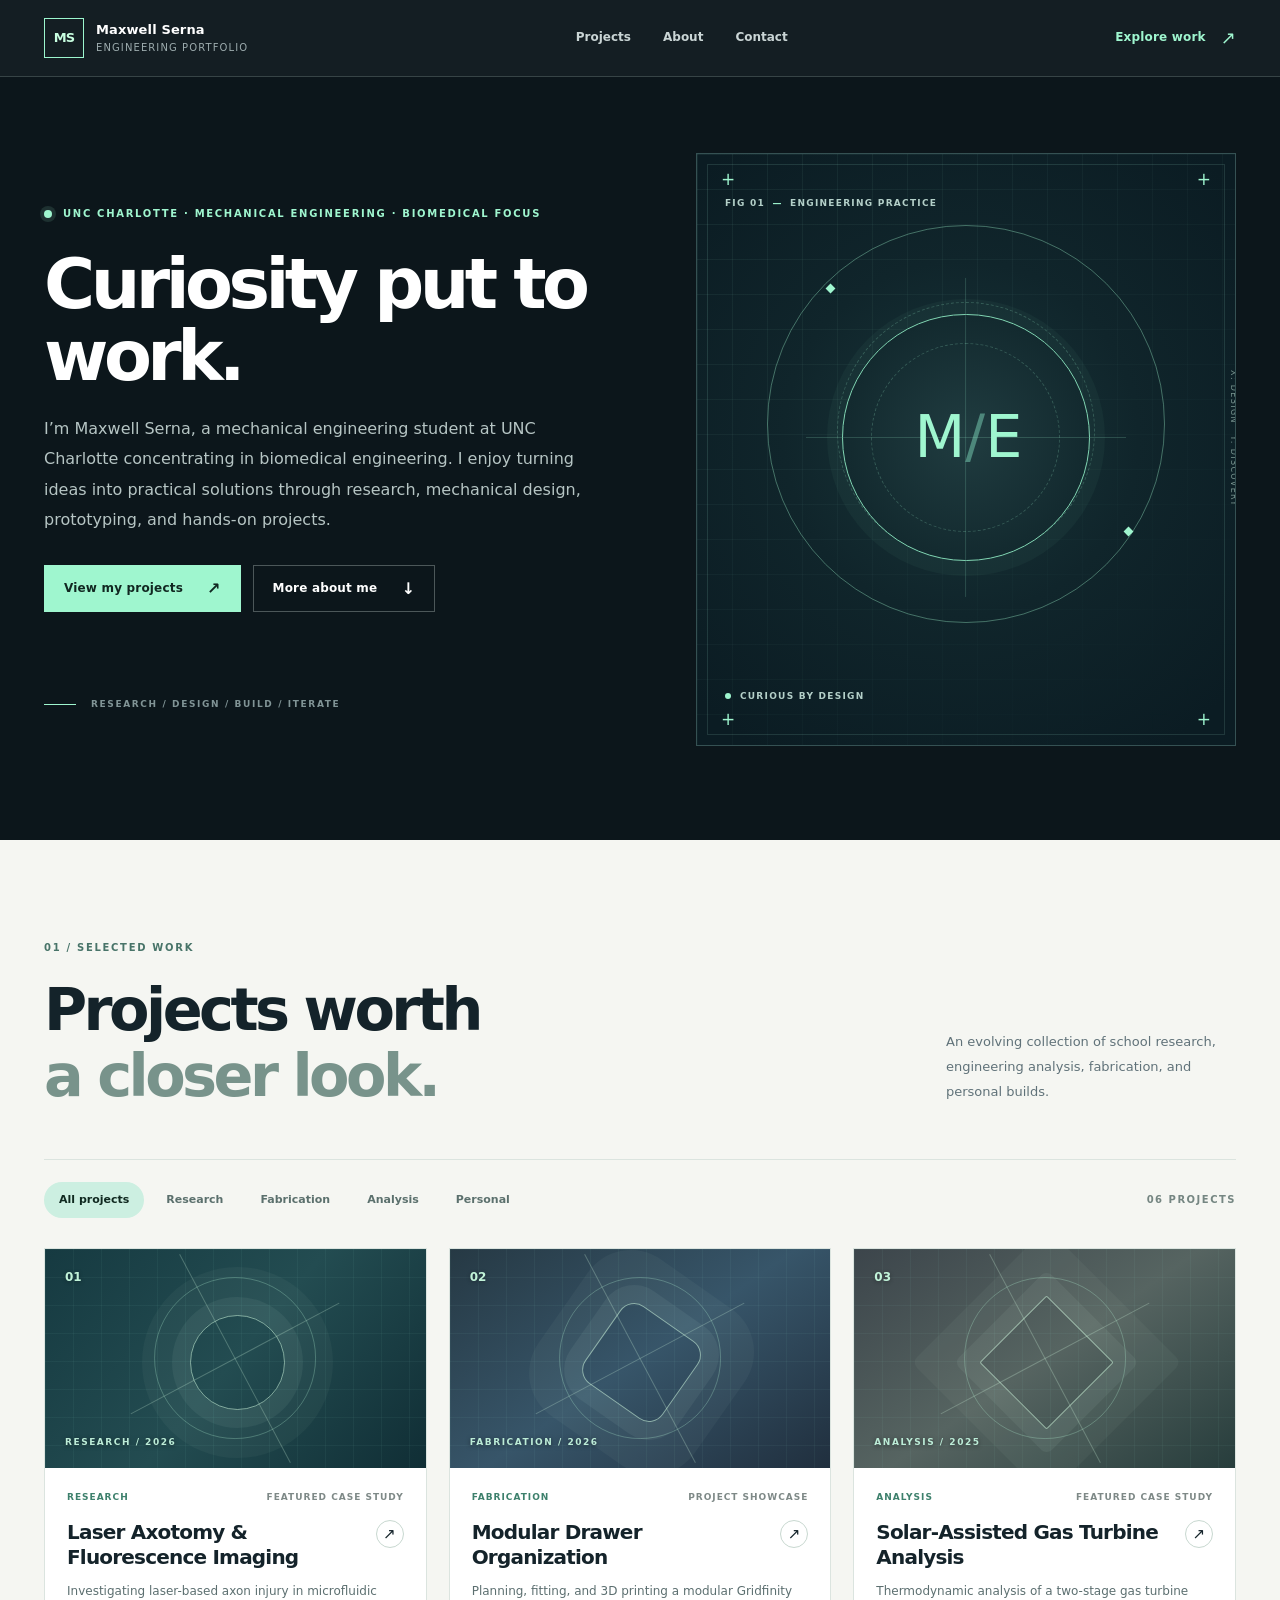
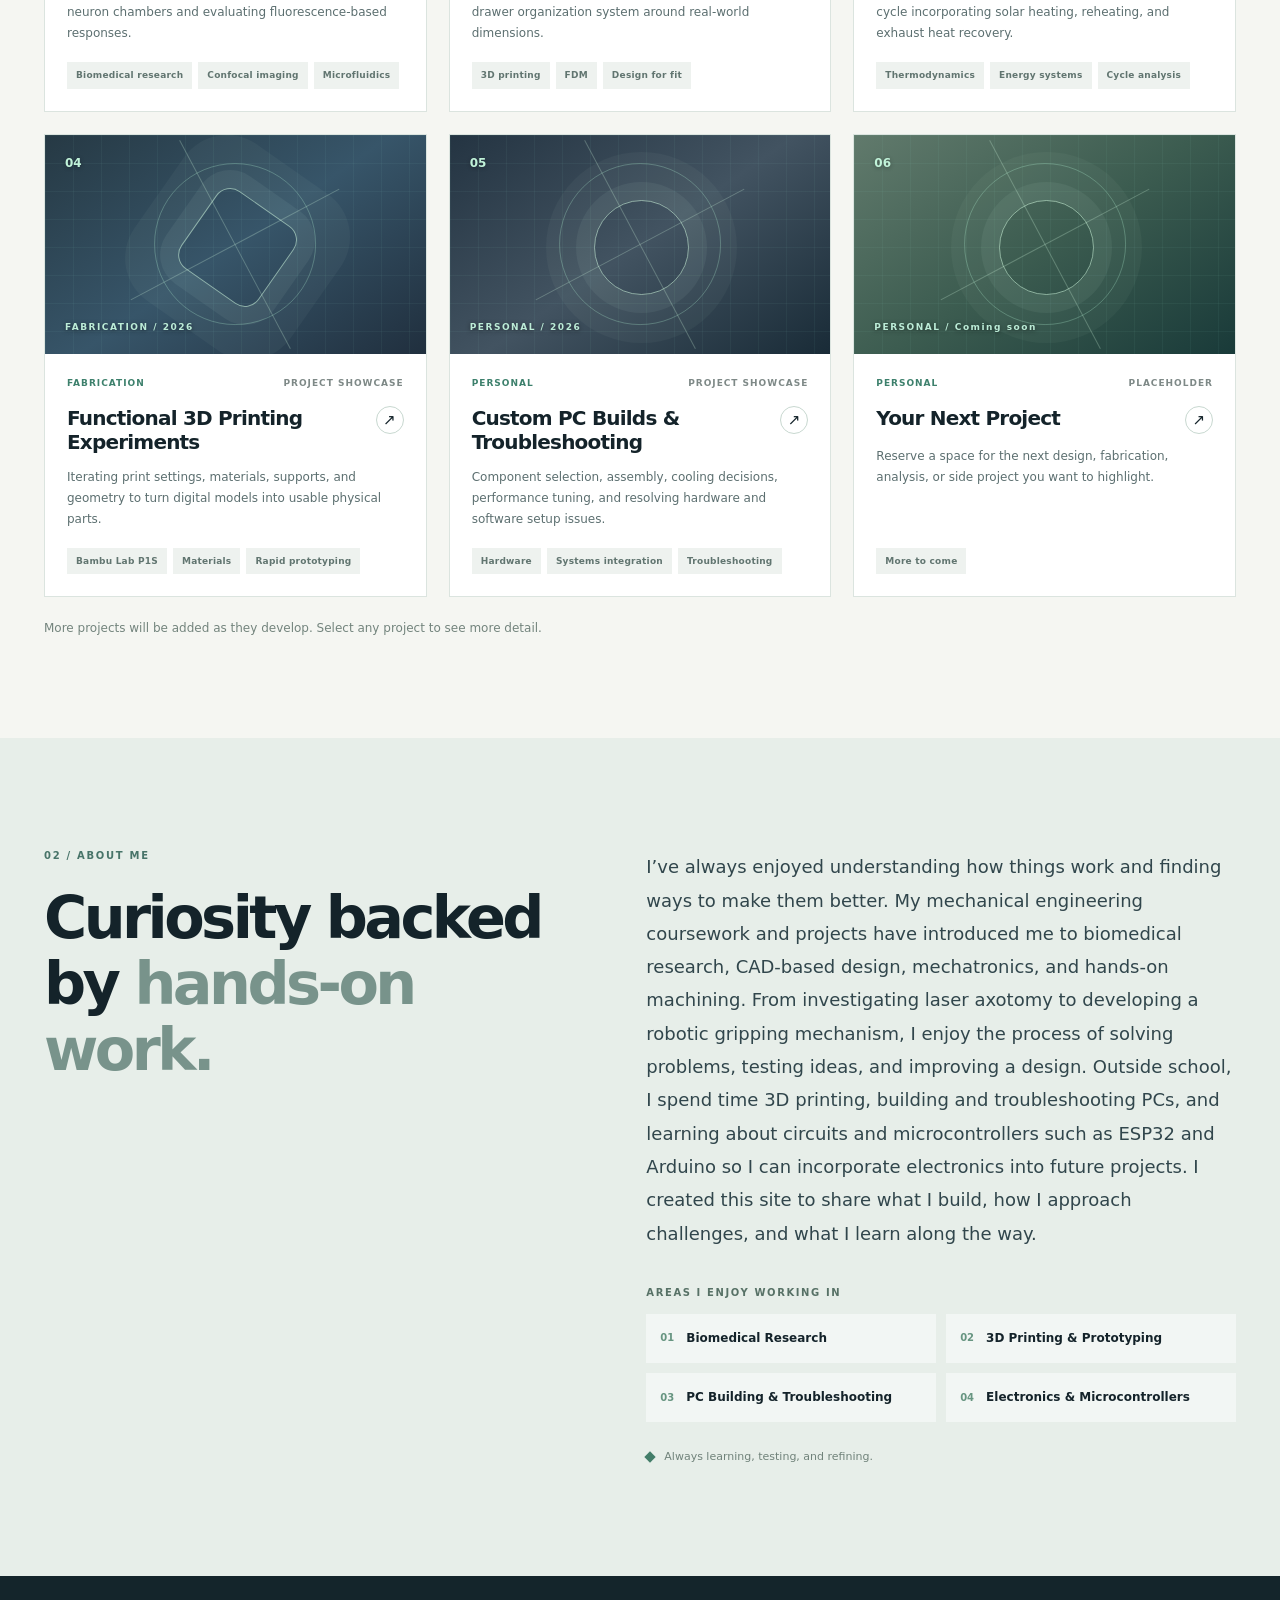
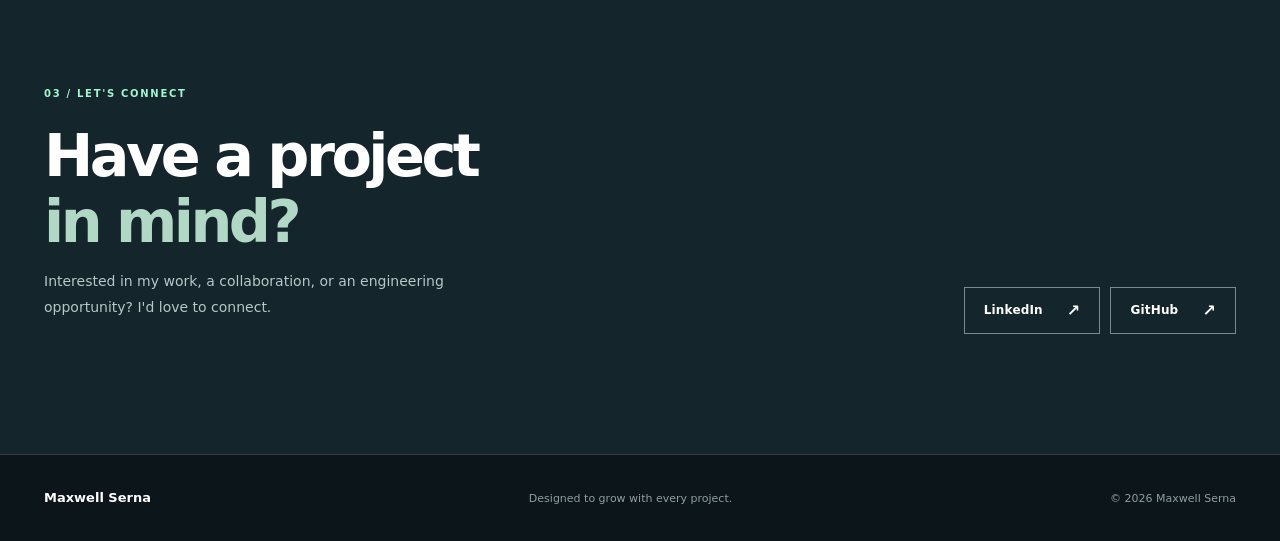
<file: index.html>
<!doctype html>
<html lang="en">
<head>
  <meta charset="utf-8">
  <meta name="viewport" content="width=device-width, initial-scale=1">
  <meta name="theme-color" content="#0c141a">
  <meta name="description" content="Engineering projects, research, prototyping, and technical work by Maxwell Serna.">
  <title>Engineering Portfolio</title>
  <link rel="icon" href="assets/favicon.svg" type="image/svg+xml">
  <link rel="stylesheet" href="styles.css">
  <script src="site-data.js" defer></script>
  <script src="app.js" defer></script>
</head>
<body data-page="home">
  <a class="skip-link" href="#main">Skip to content</a>
  <header class="site-header">
    <div class="container header-inner">
      <a class="brand" href="./" aria-label="Home"><span class="brand-mark" data-initials>MS</span><span class="brand-label"><strong data-name>Maxwell Serna</strong><small>Engineering portfolio</small></span></a>
      <nav class="nav" aria-label="Main navigation"><a href="#projects">Projects</a><a href="#about">About</a><a href="#contact">Contact</a></nav>
      <a class="header-link" href="#projects">Explore work <span aria-hidden="true">↗</span></a>
    </div>
  </header>
  <main id="main">
    <section class="hero section" id="top">
      <div class="hero-grid container">
        <div class="hero-copy">
          <p class="eyebrow"><span class="status-dot" aria-hidden="true"></span><span data-eyebrow>Mechanical engineering · Project portfolio</span></p>
          <h1 data-headline>Ideas become better when they're built.</h1>
          <p class="hero-subtitle" data-intro></p>
          <div class="hero-actions"><a class="button button-primary" href="#projects">View my projects <span aria-hidden="true">↗</span></a><a class="button button-secondary" href="#about">More about me <span aria-hidden="true">↓</span></a></div>
          <div class="hero-bottom"><span class="mini-line"></span><span>RESEARCH / DESIGN / BUILD / ITERATE</span></div>
        </div>
        <div class="hero-visual" aria-label="Abstract engineering illustration">
          <div class="hero-visual-grid"></div>
          <div class="orbit orbit-one"></div><div class="orbit orbit-two"></div>
          <div class="hero-target"><span class="hero-target-ring"></span><span class="hero-target-core">M<span>/</span>E</span></div>
          <span class="visual-crosshair top-left">+</span><span class="visual-crosshair top-right">+</span><span class="visual-crosshair bottom-left">+</span><span class="visual-crosshair bottom-right">+</span>
          <div class="visual-tag tag-top">FIG 01 <span>—</span> ENGINEERING PRACTICE</div>
          <div class="visual-tag tag-bottom"><span class="tag-indicator"></span> CURIOUS BY DESIGN</div>
          <div class="visual-coordinate">X: DESIGN &nbsp; Y: DISCOVERY</div>
        </div>
      </div>
    </section>
    <section class="section projects-section" id="projects">
      <div class="container">
        <div class="section-heading"><div><p class="section-kicker">01 / SELECTED WORK</p><h2>Projects worth<br><em>a closer look.</em></h2></div><p class="heading-note">An evolving collection of school research, engineering analysis, fabrication, and personal builds.</p></div>
        <div class="filter-wrap"><div id="filters" class="filters" role="group" aria-label="Filter projects"><button class="filter active" data-filter="All" aria-pressed="true">All projects</button></div><span class="project-counter" id="project-count"></span></div>
        <div class="project-grid" id="project-grid"><p>Loading projects…</p></div>
        <p class="projects-footnote">More projects will be added as they develop. Select any project to see more detail.</p>
      </div>
    </section>
    <section class="section about-section" id="about"><div class="container about-grid"><div><p class="section-kicker">02 / ABOUT ME</p><h2>Curiosity backed<br>by <em>hands-on work.</em></h2></div><div class="about-copy"><p class="about-lead" data-about></p><div class="areas-label">AREAS I ENJOY WORKING IN</div><div id="focus-areas" class="focus-areas"></div><div class="about-accent"><span class="accent-square"></span><span>Always learning, testing, and refining.</span></div></div></div></section>
    <section class="section contact-section" id="contact"><div class="container contact-inner"><div><p class="section-kicker">03 / LET'S CONNECT</p><h2>Have a project<br><em>in mind?</em></h2><p>Interested in my work, a collaboration, or an engineering opportunity? I'd love to connect.</p></div><div class="contact-actions" id="contact-actions"><span class="contact-placeholder">Contact information coming soon.</span></div></div></section>
  </main>
  <footer class="site-footer"><div class="container footer-inner"><a class="footer-brand" href="./" data-name>Maxwell Serna</a><span>Designed to grow with every project.</span><span id="copyright"></span></div></footer>
</body>
</html>
</file>
<file: styles.css>
/* -------------------------------------------------
   Engineering Portfolio — styles
   No external libraries or paid services required.
   ------------------------------------------------- */
:root { --ink:#14232a; --muted:#607279; --dark:#0c161b; --dark2:#14252b; --white:#fff; --paper:#f5f6f2; --paper2:#eaf0eb; --mint:#9ff6cf; --line:#dbe4df; --line-dark:rgba(213,241,231,.18); --radius:6px; }
* { box-sizing:border-box; }
html { scroll-behavior:smooth; }
body { margin:0; color:var(--ink); background:var(--paper); font-family:Inter,ui-sans-serif,system-ui,-apple-system,BlinkMacSystemFont,"Segoe UI",sans-serif; line-height:1.6; -webkit-font-smoothing:antialiased; }
button,input { font:inherit; }
a { color:inherit; text-decoration:none; }
img { display:block; max-width:100%; }
::selection { background:#a0f5d0; color:#0f2825; }
.container { width:min(1200px,calc(100% - 88px)); margin-inline:auto; }
.section { padding:100px 0; scroll-margin-top:72px; }
.skip-link { position:absolute; left:12px; top:-60px; padding:12px; z-index:99; background:white; color:#111; }
.skip-link:focus { top:10px; }
:focus-visible { outline:3px solid #43c996; outline-offset:4px; }
.site-header { position:sticky; z-index:30; top:0; background:rgba(12,22,27,.965); backdrop-filter:blur(16px); border-bottom:1px solid var(--line-dark); color:var(--white); }
.header-inner { height:76px; display:flex; align-items:center; justify-content:space-between; gap:24px; }
.brand { display:flex; align-items:center; gap:12px; min-width:200px; }
.brand-mark { display:inline-grid; place-items:center; height:40px; width:40px; border:1px solid #9cf6ce; color:#c8ffe1; font-size:13px; font-weight:800; letter-spacing:-1px; }
.brand-label { display:flex; flex-direction:column; line-height:1.2; }
.brand-label strong { font-size:13px; letter-spacing:.01em; }
.brand-label small { color:#9dacae; font-size:10px; margin-top:5px; letter-spacing:.11em; text-transform:uppercase; }
.nav { display:flex; align-items:center; gap:32px; }
.nav a { color:#cad5d5; font-size:12px; font-weight:600; transition:color .2s; }
.nav a:hover,.header-link:hover { color:var(--mint); }
.header-link { display:flex; gap:15px; align-items:center; font-size:12px; font-weight:700; color:var(--mint); letter-spacing:.015em; }
.header-link span { font-size:18px; font-weight:400; }
.hero { background:var(--dark); color:var(--white); overflow:hidden; padding:76px 0 94px; }
.hero-grid { display:grid; grid-template-columns:1.05fr .95fr; gap:55px; align-items:center; }
.hero-copy { padding:34px 0 16px; }
.eyebrow,.section-kicker { margin:0; font-size:10px; text-transform:uppercase; letter-spacing:.17em; font-weight:800; }
.eyebrow { display:flex; align-items:center; gap:11px; color:var(--mint); }
.status-dot { width:8px; height:8px; border-radius:50%; background:var(--mint); box-shadow:0 0 0 4px rgba(159,246,207,.12); }
h1,h2,h3,p { overflow-wrap:break-word; }
.hero h1 { margin:26px 0 21px; font-size:clamp(45px,5.45vw,79px); line-height:1.04; letter-spacing:-.065em; font-weight:600; max-width:690px; }
.hero-subtitle { max-width:540px; color:#b6c5c4; font-size:16px; line-height:1.9; margin:0 0 30px; }
.hero-actions { display:flex; gap:12px; flex-wrap:wrap; }
.button { min-height:47px; display:inline-flex; align-items:center; justify-content:center; gap:24px; padding:12px 19px; border:1px solid transparent; font-size:12px; line-height:1.3; font-weight:750; letter-spacing:.015em; transition:background .2s,color .2s,border .2s,transform .2s; }
.button:hover { transform:translateY(-2px); }
.button span { font-size:16px; line-height:1; }
.button-primary { background:var(--mint); color:#112721; }
.button-primary:hover { background:#c8ffe6; }
.button-secondary { border-color:rgba(231,244,239,.29); color:white; }
.button-secondary:hover { border-color:var(--mint); }
.button-outline { border-color:var(--ink); color:var(--ink); }
.button-outline:hover { color:#085e41; border-color:#085e41; }
.hero-bottom { margin-top:85px; display:flex; align-items:center; gap:15px; color:#819496; font-weight:700; font-size:9px; letter-spacing:.18em; }
.mini-line { display:block; width:32px; height:1px; background:var(--mint); }
.hero-visual { aspect-ratio:.91; position:relative; min-height:360px; overflow:hidden; background:radial-gradient(circle at 49% 48%,#19363a 0%,#10252b 43%,#0b1c23 90%); border:1px solid #355153; isolation:isolate; }
.hero-visual-grid,.project-media::before { position:absolute; inset:0; content:""; background-image:linear-gradient(rgba(158,234,214,.07) 1px, transparent 1px),linear-gradient(90deg,rgba(158,234,214,.07) 1px, transparent 1px); background-size:35px 35px; mask-image:linear-gradient(135deg,black,transparent 94%); }
.hero-visual::after { content:""; position:absolute; inset:10px; border:1px solid rgba(173,246,222,.13); pointer-events:none; }
.orbit { position:absolute; border:1px solid rgba(159,246,207,.37); width:74%; aspect-ratio:1; left:13%; top:12%; border-radius:50%; }
.orbit-one:before,.orbit-one:after { content:""; position:absolute; width:7px; height:7px; background:var(--mint); transform:rotate(45deg); }
.orbit-one:before { left:15%; top:15%; }
.orbit-one:after { right:8%; bottom:22%; }
.orbit-two { width:48%; left:26%; top:25%; border-color:rgba(159,246,207,.22); border-style:dashed; animation:spin 100s linear infinite; }
@keyframes spin { to { transform:rotate(360deg); } }
.hero-target { width:46%; aspect-ratio:1; border:1px solid #81d6b3; border-radius:50%; position:absolute; left:27%; top:27%; display:grid; place-items:center; background:radial-gradient(circle,#203c40 0,#132a2f 70%); box-shadow:0 0 0 15px rgba(159,246,207,.04); }
.hero-target:before,.hero-target:after { content:""; position:absolute; width:130%; height:1px; background:rgba(159,246,207,.18); }
.hero-target:after { transform:rotate(90deg); }
.hero-target-ring { position:absolute; width:77%; aspect-ratio:1; border:1px dashed rgba(159,246,207,.22); border-radius:50%; }
.hero-target-core { font-size:clamp(35px,4.6vw,67px); color:var(--mint); font-weight:350; letter-spacing:-.085em; }
.hero-target-core span { color:#4d877b; padding:0 5px; }
.visual-crosshair { position:absolute; font-size:17px; color:var(--mint); font-weight:200; }
.top-left { left:24px; top:12px; }.top-right { right:24px; top:12px; }.bottom-left { left:24px; bottom:12px; }.bottom-right { right:24px; bottom:12px; }
.visual-tag { position:absolute; letter-spacing:.14em; font-size:9px; font-weight:700; color:#b4d0c9; }
.tag-top { left:28px; top:42px; }.tag-top span { color:var(--mint); margin:0 3px; }.tag-bottom { left:28px; bottom:42px; display:flex; align-items:center; gap:9px; }
.tag-indicator { background:var(--mint); width:6px; height:6px; border-radius:50%; }
.visual-coordinate { position:absolute; right:-66px; top:47%; transform:rotate(90deg); color:#79948f; font-size:8px; letter-spacing:.17em; }
.section-heading { display:flex; align-items:end; justify-content:space-between; gap:40px; margin-bottom:50px; }
.section-kicker { color:#487469; }
.section-heading h2,.about-section h2,.contact-section h2 { font-size:clamp(37px,4.6vw,65px); font-weight:550; line-height:1.12; letter-spacing:-.06em; margin:21px 0 0; }
h2 em { font-style:normal; color:#78938b; }
.heading-note { max-width:290px; margin:0 0 5px; color:var(--muted); font-size:13px; line-height:1.9; }
.projects-section { background:var(--paper); }
.filter-wrap { display:flex; align-items:center; justify-content:space-between; gap:16px; border-top:1px solid var(--line); padding:22px 0; margin-bottom:8px; }
.filters { display:flex; gap:7px; flex-wrap:wrap; }
.filter { cursor:pointer; background:transparent; color:#5b706d; border:1px solid transparent; padding:8px 14px; font-size:11px; font-weight:750; border-radius:100px; }
.filter:hover { background:#e4ece7; }
.filter.active { color:#102920; background:#ccefe1; }
.project-counter { font-size:10px; letter-spacing:.15em; font-weight:750; white-space:nowrap; color:#758682; }
.project-grid { display:grid; grid-template-columns:repeat(3,minmax(0,1fr)); gap:22px; align-items:stretch; }
.project-card { display:flex; flex-direction:column; background:var(--white); border:1px solid var(--line); transition:transform .2s,box-shadow .2s,border .2s; min-width:0; }
.project-card:hover { transform:translateY(-5px); box-shadow:0 15px 38px rgba(13,36,29,.07); border-color:#b7cfbf; }
.project-media { position:relative; overflow:hidden; isolation:isolate; height:219px; background:linear-gradient(130deg,#163a41,#234c51 50%,#102e35); color:#c4fbe1; }
.project-media::before { mask-image:none; background-size:28px 28px; opacity:.75; }
.project-media::after { position:absolute; content:""; left:50%; top:50%; width:42%; aspect-ratio:1; transform:translate(-50%,-50%); border:1px solid rgba(186,252,218,.27); border-radius:50%; }
.project-media img { position:absolute; inset:0; width:100%; height:100%; object-fit:cover; z-index:2; }
.project-media .media-number { position:absolute; top:19px; left:20px; font-size:12px; font-weight:750; color:#c1f3d9; z-index:3; text-shadow:0 1px 4px rgba(0,0,0,.3); }
.project-media .media-label { position:absolute; bottom:19px; left:20px; right:20px; font-size:9px; letter-spacing:.17em; font-weight:700; color:#bcecd7; z-index:3; text-shadow:0 1px 4px rgba(0,0,0,.5); }
.media-geometry { position:absolute; inset:0; }
.geometry-circle { position:absolute; width:25%; aspect-ratio:1; border:1px solid rgba(216,255,228,.55); border-radius:50%; left:38%; top:30%; box-shadow:0 0 0 18px rgba(216,255,228,.06),0 0 0 48px rgba(216,255,228,.04); }
.geometry-line { position:absolute; left:19%; right:19%; top:50%; height:1px; background:rgba(216,255,228,.26); transform:rotate(-28deg); }
.geometry-line.two { transform:rotate(62deg); }
.media-fabrication { background:linear-gradient(145deg,#263944,#375569,#202f3e); }
.media-fabrication .geometry-circle { border-radius:18%; transform:rotate(35deg); }
.media-analysis { background:linear-gradient(145deg,#3c454b,#566461,#273d3c); }
.media-analysis .geometry-circle { border-radius:2px; transform:rotate(45deg); }
.media-personal { background:linear-gradient(145deg,#243442,#425361,#192b37); }
.media-future { background:linear-gradient(145deg,#617a6c,#3c5c50,#193a39); }
.project-card-body { display:flex; flex-direction:column; flex:1; padding:22px; }
.project-meta { display:flex; align-items:center; justify-content:space-between; gap:10px; text-transform:uppercase; font-size:9px; font-weight:750; letter-spacing:.11em; color:#7e8987; }
.project-meta span:first-child { color:#3d806c; }
.project-card-head { display:flex; justify-content:space-between; gap:10px; align-items:flex-start; margin:16px 0 8px; }
.project-card h3 { font-size:20px; letter-spacing:-.04em; line-height:1.22; margin:0; font-weight:650; }
.round-arrow { border:1px solid #c8d8d0; width:28px; height:28px; display:grid; place-items:center; border-radius:50%; flex-shrink:0; transition:background .2s; font-size:15px; }
.project-card:hover .round-arrow { background:#d5f7e7; }
.project-card-body>p { color:#5c6f70; font-size:12px; line-height:1.75; margin:4px 0 18px; }
.tags { margin-top:auto; display:flex; gap:6px; flex-wrap:wrap; }
.tag { display:inline-flex; align-items:center; font-weight:700; font-size:9px; letter-spacing:.025em; padding:6px 9px; background:#eef2ef; color:#617570; }
.projects-footnote { margin:22px 0 0; font-size:12px; color:#73847d; }
.about-section { background:#e7eee9; padding:110px 0; }
.about-grid { display:grid; grid-template-columns:.92fr 1.08fr; gap:100px; }
.about-lead { font-size:18px; line-height:1.85; margin:2px 0 35px; color:#31464c; }
.areas-label { color:#577166; font-size:10px; font-weight:800; letter-spacing:.16em; margin-bottom:13px; }
.focus-areas { display:grid; grid-template-columns:repeat(2,minmax(0,1fr)); gap:10px; }
.focus-areas span { background:rgba(255,255,255,.46); padding:15px 14px; display:flex; align-items:center; gap:12px; font-size:12px; font-weight:700; }
.focus-areas b { font-size:10px; color:#679581; font-weight:700; }
.about-accent { display:flex; align-items:center; gap:10px; color:#70827a; font-size:11px; margin-top:26px; }
.accent-square { width:8px; height:8px; transform:rotate(45deg); background:#437d69; }
.contact-section { background:var(--dark2); color:white; padding:110px 0 120px; }
.contact-section .section-kicker { color:var(--mint); }
.contact-section h2 em { color:#b1d8c5; }
.contact-section p:not(.section-kicker) { font-size:14px; max-width:410px; color:#b4c8c5; line-height:1.85; }
.contact-inner { display:flex; justify-content:space-between; align-items:end; gap:40px; }
.contact-actions { display:flex; flex-wrap:wrap; gap:10px; justify-content:flex-end; max-width:460px; }
.contact-actions .button-outline { color:white; border-color:rgba(255,255,255,.45); }
.contact-actions .button-outline:hover { color:var(--mint); border-color:var(--mint); }
.contact-placeholder { color:#9fb4af; font-size:12px; max-width:190px; text-align:right; }
.site-footer { background:#0c151a; color:#8e9ea0; border-top:1px solid var(--line-dark); }
.footer-inner { min-height:86px; display:flex; align-items:center; justify-content:space-between; gap:25px; font-size:11px; }
.footer-brand { font-weight:800; color:white; font-size:13px; }
/* Detail pages */
.detail-top { padding-top:50px; padding-bottom:0; background:var(--dark); color:white; }
.back-link { display:inline-flex; align-items:center; font-size:12px; color:#b1d8c5; font-weight:650; margin-bottom:70px; }
.back-link:hover { color:white; }
.detail-kicker { display:flex; gap:20px; align-items:center; color:#b3eacb; font-size:10px; text-transform:uppercase; letter-spacing:.14em; font-weight:800; }
.detail-kicker span+span { color:#819b9c; border-left:1px solid #50686b; padding-left:20px; }
.detail-top h1 { margin:19px 0 19px; font-size:clamp(44px,6.5vw,90px); letter-spacing:-.067em; line-height:1.06; max-width:890px; font-weight:600; }
.detail-subtitle { color:#b5c9c5; max-width:740px; font-size:18px; line-height:1.7; }
.detail-tags { margin:27px 0 50px; }
.detail-tags .tag { background:#1b3338; color:#b2deca; }
.project-media-large { height:440px; border:1px solid #42635d; }
.project-media-large::after { width:24%; }
.project-media-large .geometry-circle { width:15%; left:42%; top:32%; }
.project-media-large .media-number { font-size:19px; left:35px; top:28px; }
.project-media-large .media-label { left:35px; bottom:29px; }
.detail-content { background:var(--paper); }
.detail-layout { display:grid; grid-template-columns:240px 1fr; gap:85px; }
.detail-aside { border-top:1px solid #b6cbc0; align-self:start; position:sticky; top:105px; }
.aside-label { margin:19px 0 24px; font-size:10px; letter-spacing:.12em; font-weight:800; color:#3c7964; }
.detail-aside dl { margin:0; }
.detail-aside dt { margin:19px 0 3px; text-transform:uppercase; color:#85928c; font-size:9px; letter-spacing:.13em; font-weight:800; }
.detail-aside dd { margin:0; font-size:13px; font-weight:700; }
.detail-main { max-width:750px; }
.overview { margin-bottom:43px; }
.overview>p:last-child { font-size:23px; line-height:1.65; letter-spacing:-.02em; margin:16px 0; }
.detail-role { background:#e3ebe5; padding:26px 30px; margin-bottom:24px; }
.detail-role h2 { font-size:12px; text-transform:uppercase; letter-spacing:.1em; margin:0 0 11px; }
.detail-role p { margin:0; font-size:14px; color:#536b65; line-height:1.8; }
.detail-section { display:grid; grid-template-columns:50px 1fr; gap:12px; border-top:1px solid var(--line); padding:30px 0; }
.detail-index { font-size:11px; color:#7c9f92; font-weight:750; padding-top:4px; }
.detail-section h2 { margin:0 0 12px; font-size:24px; letter-spacing:-.04em; font-weight:650; }
.detail-section p { color:#596e6a; font-size:14px; line-height:1.95; margin:0; }
.image-note { display:flex; gap:18px; border:1px dashed #a8bfb4; padding:22px; margin-top:24px; }
.image-note>span { font-size:28px; color:#337c63; }
.image-note strong { font-size:13px; }
.image-note p { margin:4px 0 0; font-size:12px; line-height:1.7; color:#667a70; }
.image-note code { background:#e7eee9; padding:1px 3px; }
.next-project { background:#e5eee8; padding:70px 0 90px; }
.next-project a { display:flex; align-items:center; gap:18px; border-top:1px solid #b5c9bd; padding-top:25px; margin-top:17px; }
.next-project a>span:first-child { font-size:12px; color:#71847a; min-width:100px; }
.next-project strong { font-size:clamp(23px,3vw,42px); letter-spacing:-.045em; font-weight:650; flex:1; }
.next-project .next-arrow { font-size:30px; color:#2a7559; }
.not-found { min-height:60vh; padding-top:100px; padding-bottom:100px; }
.not-found h1 { font-size:48px; letter-spacing:-.05em; }
.not-found p { max-width:420px; }
.not-found .button { margin-top:20px; }
.loading-detail { min-height:50vh; padding-top:100px; }
@media(max-width:1100px){ .hero-grid { gap:25px; }.project-grid { grid-template-columns:repeat(2,minmax(0,1fr)); }.about-grid { gap:55px; } }
@media(max-width:750px){ .container { width:min(100% - 38px,600px); }.header-inner { height:66px; }.header-link { display:none; }.brand { min-width:0; }.brand-label small { font-size:9px; }.nav { gap:14px; }.nav a { font-size:11px; }.section { padding:72px 0; }.hero { padding-top:50px; }.hero-grid { grid-template-columns:1fr; gap:35px; }.hero-copy { padding:0; }.hero h1 { font-size:clamp(43px,10vw,67px); max-width:650px; }.hero-bottom { margin-top:40px; }.hero-visual { min-height:0; max-width:470px; width:100%; aspect-ratio:1.25; }.orbit { top:3%; }.orbit-two { top:17%; }.hero-target { top:21%; }.hero-target-core { font-size:55px; }.section-heading { display:block; margin-bottom:28px; }.heading-note { margin-top:20px; max-width:460px; }.project-grid { gap:14px; }.project-media { height:185px; }.project-card-body { padding:16px; }.project-card h3 { font-size:18px; }.about-grid { grid-template-columns:1fr; gap:20px; }.about-lead { font-size:17px; }.contact-inner { align-items:start; flex-direction:column; }.contact-actions { justify-content:flex-start; }.contact-placeholder { text-align:left; }.detail-top { padding:35px 0 0; }.back-link { margin-bottom:45px; }.project-media-large { height:310px; }.detail-layout { grid-template-columns:1fr; gap:35px; }.detail-aside { position:static; }.detail-aside dl { display:grid; grid-template-columns:repeat(3,1fr); gap:10px; }.detail-aside dt { margin-top:0; }.detail-section h2 { font-size:21px; }.footer-inner { flex-wrap:wrap; padding:22px 0; min-height:auto; } }
@media(max-width:520px){ .nav { gap:11px; }.nav a { font-size:10px; }.brand { gap:8px; }.brand-mark { width:34px; height:34px; font-size:11px; }.brand-label strong { font-size:11px; }.brand-label small { font-size:8px; }.hero-subtitle { font-size:14px; }.hero-visual { aspect-ratio:1; }.hero-target-core { font-size:40px; }.tag-top,.tag-bottom { left:24px; }.filter-wrap { align-items:flex-start; }.project-grid { grid-template-columns:1fr; }.project-media { height:230px; }.project-card-body { padding:21px; }.project-card h3 { font-size:21px; }.focus-areas { grid-template-columns:1fr; }.section-heading h2,.about-section h2,.contact-section h2 { font-size:42px; }.detail-subtitle { font-size:15px; }.project-media-large { height:235px; }.detail-kicker { flex-wrap:wrap; }.detail-top h1 { font-size:47px; }.detail-aside dl { grid-template-columns:1fr 1fr; }.detail-section { grid-template-columns:30px 1fr; }.next-project a { align-items:flex-start; flex-wrap:wrap; }.next-project a>span:first-child { width:100%; }.footer-inner { gap:12px; } }
@media(prefers-reduced-motion:reduce){ html { scroll-behavior:auto; } *,*::before,*::after { animation-duration:.01ms!important; transition-duration:.01ms!important; } }
</file>
